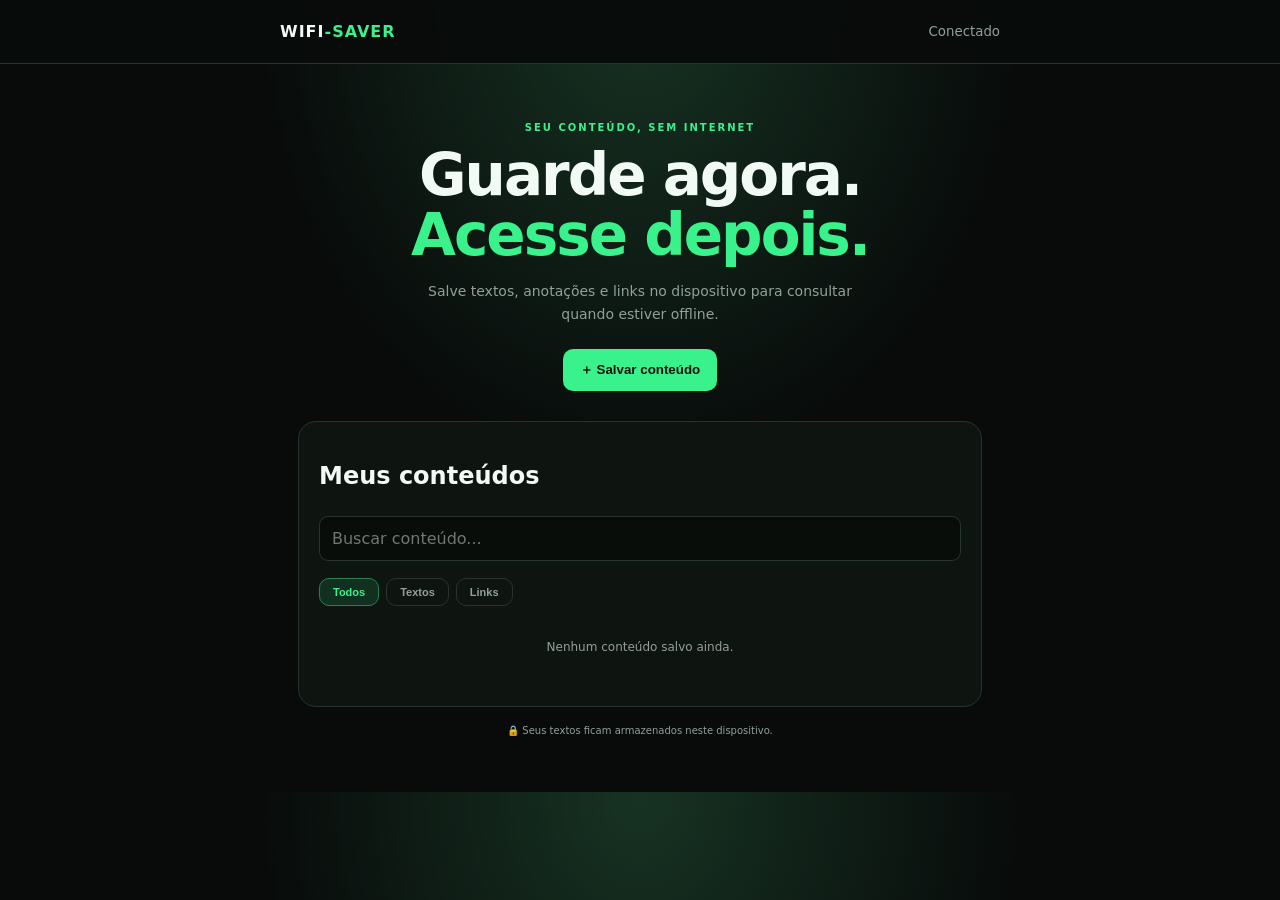
<file: index.html>
<!doctype html>
<html lang="pt-BR"><head><meta charset="utf-8"><meta name="viewport" content="width=device-width,initial-scale=1"><meta name="theme-color" content="#080b0a"><link rel="manifest" href="manifest.json"><link rel="stylesheet" href="styles.css"><title>WiFi-Saver</title></head>
<body><header><strong>WIFI<span>-SAVER</span></strong><small id="status">Verificando conexão...</small></header><main><section class="hero"><p>SEU CONTEÚDO, SEM INTERNET</p><h1>Guarde agora.<br><b>Acesse depois.</b></h1><p class="sub">Salve textos, anotações e links no dispositivo para consultar quando estiver offline.</p><button id="add">＋ Salvar conteúdo</button></section><section class="library"><h2>Meus conteúdos</h2><input id="search" placeholder="Buscar conteúdo..."><nav><button data-filter="all" class="active">Todos</button><button data-filter="text">Textos</button><button data-filter="link">Links</button></nav><div id="items"></div><p id="empty">Nenhum conteúdo salvo ainda.</p></section><footer>🔒 Seus textos ficam armazenados neste dispositivo.</footer></main><dialog id="editor"><form id="form"><h2>Novo conteúdo</h2><label>Título<input id="title" required></label><label>Tipo<select id="type"><option value="text">Texto</option><option value="link">Link</option></select></label><label id="textlabel">Conteúdo<textarea id="content" rows="6"></textarea></label><label id="urllabel" hidden>Endereço<input id="url" type="url" placeholder="https://..."></label><p class="hint">Textos ficam disponíveis offline. Links são favoritos e precisam de internet para abrir.</p><button type="submit">Salvar</button><button type="button" id="close" class="secondary">Cancelar</button></form></dialog><script src="app.js"></script></body></html>
</file>
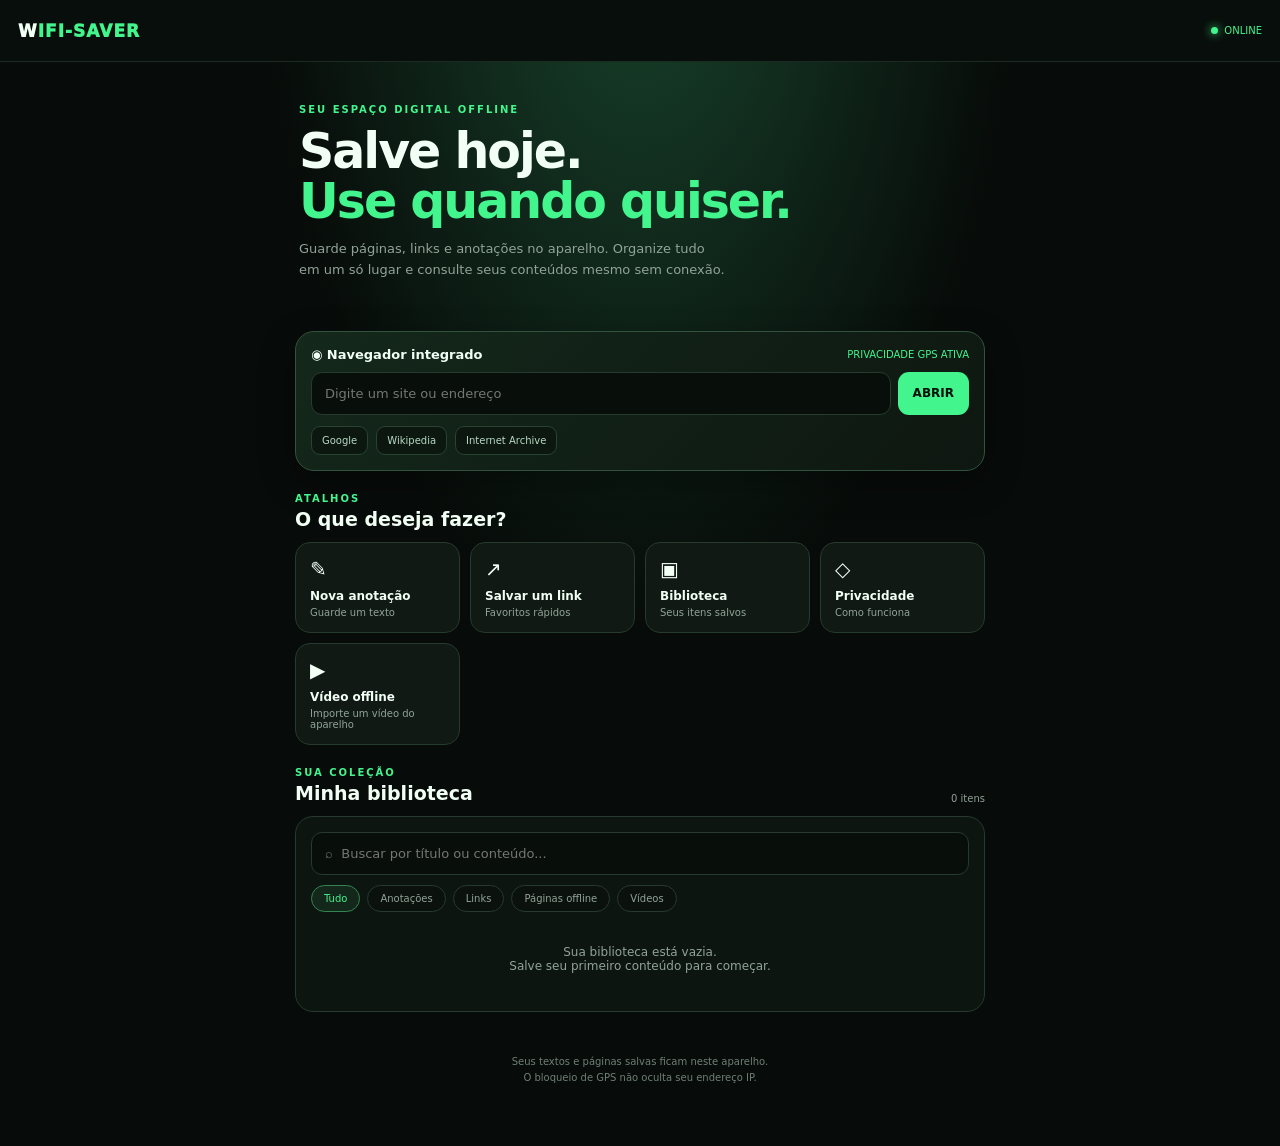
<file: android/app/src/main/assets/www/index.html>
<!doctype html>
<html lang="pt-BR"><head><meta charset="utf-8"><meta name="viewport" content="width=device-width,initial-scale=1,maximum-scale=1,user-scalable=no"><meta name="theme-color" content="#070b09"><title>WiFi-Saver</title>
<style>
:root{--bg:#070b09;--panel:#101914;--panel2:#14221a;--line:#263a2d;--green:#42f58d;--green2:#1bbd68;--muted:#91a397;--white:#f1fff5}
*{box-sizing:border-box}body{margin:0;background:radial-gradient(ellipse at 50% -10%,#19452d 0,transparent 42%),var(--bg);color:var(--white);font-family:Inter,system-ui,Arial,sans-serif;min-height:100vh}button,input,textarea,select{font:inherit}button{cursor:pointer}.top{height:62px;padding:0 18px;display:flex;align-items:center;justify-content:space-between;border-bottom:1px solid #1c2b21;background:#080e0b;position:sticky;top:0;z-index:3}.brand{font-weight:950;letter-spacing:1px;font-size:17px}.brand span{color:var(--green)}.net{font-size:10px;color:var(--green);display:flex;align-items:center;gap:6px}.dot{width:7px;height:7px;border-radius:50%;background:var(--green);box-shadow:0 0 10px var(--green)}main{max-width:720px;margin:auto;padding:20px 15px 40px}.welcome{padding:22px 4px 20px}.tag{font-size:10px;letter-spacing:2px;font-weight:900;color:var(--green)}h1{font-size:clamp(34px,9vw,49px);letter-spacing:-2px;line-height:1.02;margin:12px 0}.welcome h1 span{color:var(--green)}.desc{font-size:13px;color:var(--muted);line-height:1.6;max-width:430px;margin:12px 0 18px}.browserCard{background:linear-gradient(135deg,#14281b,#0e1711);border:1px solid #31523c;border-radius:19px;padding:15px;margin:12px 0 22px;box-shadow:0 12px 36px #0005}.browserHead{display:flex;align-items:center;justify-content:space-between;margin-bottom:10px}.browserHead strong{font-size:13px}.browserHead small{font-size:10px;color:var(--green)}.urlrow{display:flex;gap:7px}.urlrow input{min-width:0;flex:1}.field,input,textarea,select{background:#080f0b;border:1px solid var(--line);border-radius:11px;color:var(--white);padding:13px;width:100%;outline:none;font-size:13px}.field:focus,input:focus,textarea:focus{border-color:var(--green)}.primary{background:var(--green);color:#041109;border:0;border-radius:11px;padding:12px 15px;font-weight:900;font-size:12px}.secondary{background:#14241a;color:var(--green);border:1px solid #31523c;border-radius:11px;padding:11px 14px;font-weight:800;font-size:12px}.quick{display:flex;gap:8px;flex-wrap:wrap;margin-top:11px}.quick button{font-size:10px;padding:8px 10px;border-radius:9px;background:#0c1710;border:1px solid #294232;color:#b8d8c3}.section{margin:22px 0}.sectionHead{display:flex;justify-content:space-between;align-items:end;margin-bottom:12px}.sectionHead h2{font-size:19px;margin:4px 0 0}.sectionHead small{color:var(--muted);font-size:10px}.actions{display:grid;grid-template-columns:1fr 1fr;gap:10px}.action{padding:14px;text-align:left;border:1px solid var(--line);border-radius:15px;background:var(--panel);color:var(--white)}.action .ico{font-size:20px;display:block;margin-bottom:8px}.action b{font-size:12px;display:block}.action small{font-size:10px;color:var(--muted);display:block;margin-top:4px}.library{background:#0d1510;border:1px solid var(--line);border-radius:18px;padding:15px}.search{margin:0 0 10px}.filters{display:flex;gap:7px;margin:0 0 10px;overflow:auto}.filters button{white-space:nowrap;border:1px solid var(--line);background:#0b120d;color:var(--muted);border-radius:20px;padding:7px 12px;font-size:10px}.filters button.active{color:var(--green);border-color:#348552;background:#13271a}.item{display:flex;align-items:center;gap:11px;padding:12px;border:1px solid #22352a;background:#111c15;border-radius:13px;margin:8px 0}.itemIcon{width:38px;height:38px;flex:none;border-radius:11px;background:#193323;display:grid;place-items:center;font-size:17px}.info{flex:1;min-width:0}.info strong{display:block;font-size:12px;overflow:hidden;text-overflow:ellipsis;white-space:nowrap}.info small{display:block;color:var(--muted);font-size:10px;margin-top:4px}.item button{background:#1b2b20;color:#ff9c9c;border:0;border-radius:9px;padding:8px 10px}.empty{text-align:center;padding:23px 10px;color:var(--muted);font-size:12px}.footer{text-align:center;color:#6f8175;font-size:10px;line-height:1.6;padding:20px 8px}dialog{width:calc(100% - 28px);max-width:450px;background:#0e1711;color:var(--white);border:1px solid #31523c;border-radius:18px;padding:18px}dialog::backdrop{background:#000c}.dlghead{display:flex;justify-content:space-between;align-items:center}.dlghead h2{font-size:18px}.x{background:transparent;color:white;border:0;font-size:24px;padding:2px 8px}label{display:block;color:#c3d2c7;font-size:11px;margin:12px 0}label input,label textarea,label select{margin-top:7px}.hint{font-size:10px;line-height:1.5;color:var(--muted)}#form>button{width:100%;margin-top:8px}pre{white-space:pre-wrap;overflow-wrap:anywhere;font:13px/1.6 system-ui;max-height:48vh;overflow:auto}#actions{margin-top:12px}#actions button{margin-right:6px}#toast{position:fixed;bottom:18px;left:50%;transform:translate(-50%,15px);opacity:0;pointer-events:none;background:#173522;border:1px solid #398552;padding:11px 15px;border-radius:12px;font-size:12px;z-index:9;transition:.2s;max-width:90%;text-align:center}#toast.show{opacity:1;transform:translate(-50%,0)}@media(min-width:560px){.actions{grid-template-columns:repeat(4,1fr)}}
</style></head><body>
<header class="top"><div class="brand">W<span>IFI-SAVER</span></div><div class="net"><i class="dot"></i><span id="netText">VERIFICANDO</span></div></header>
<main><section class="welcome"><div class="tag">SEU ESPAÇO DIGITAL OFFLINE</div><h1>Salve hoje.<br><span>Use quando quiser.</span></h1><p class="desc">Guarde páginas, links e anotações no aparelho. Organize tudo em um só lugar e consulte seus conteúdos mesmo sem conexão.</p></section>
<section class="browserCard"><div class="browserHead"><strong>◉ Navegador integrado</strong><small>PRIVACIDADE GPS ATIVA</small></div><div class="urlrow"><input id="browserUrl" class="field" inputmode="url" placeholder="Digite um site ou endereço"><button class="primary" id="goBrowser">ABRIR</button></div><div class="quick"><button data-site="https://www.google.com">Google</button><button data-site="https://www.wikipedia.org">Wikipedia</button><button data-site="https://www.archive.org">Internet Archive</button></div></section>
<section class="section"><div class="sectionHead"><div><div class="tag">ATALHOS</div><h2>O que deseja fazer?</h2></div></div><div class="actions"><button class="action" id="add"><span class="ico">✎</span><b>Nova anotação</b><small>Guarde um texto</small></button><button class="action" id="addLink"><span class="ico">↗</span><b>Salvar um link</b><small>Favoritos rápidos</small></button><button class="action" id="openSaved"><span class="ico">▣</span><b>Biblioteca</b><small>Seus itens salvos</small></button><button class="action" id="privacy"><span class="ico">◇</span><b>Privacidade</b><small>Como funciona</small></button><button class="action" id="addVideo"><span class="ico">▶</span><b>Vídeo offline</b><small>Importe um vídeo do aparelho</small></button></div></section>
<section class="section" id="librarySection"><div class="sectionHead"><div><div class="tag">SUA COLEÇÃO</div><h2>Minha biblioteca</h2></div><small id="count">0 itens</small></div><div class="library"><input id="search" class="search" placeholder="⌕  Buscar por título ou conteúdo..."><div class="filters"><button class="active" data-filter="all">Tudo</button><button data-filter="text">Anotações</button><button data-filter="link">Links</button><button data-filter="archive">Páginas offline</button><button data-filter="video">Vídeos</button></div><div id="items"></div><div id="empty" class="empty">Sua biblioteca está vazia.<br>Salve seu primeiro conteúdo para começar.</div></div></section>
<div class="footer">Seus textos e páginas salvas ficam neste aparelho.<br>O bloqueio de GPS não oculta seu endereço IP.</div></main>
<dialog id="editor"><form id="form"><div class="dlghead"><h2 id="formTitle">Novo conteúdo</h2><button type="button" id="close" class="x">×</button></div><label>Título<input id="title" maxlength="90" required placeholder="Ex.: Minha pesquisa"></label><label>Tipo<select id="type"><option value="text">Anotação / texto</option><option value="link">Link de site</option></select></label><label id="textLabel">Conteúdo<textarea id="content" rows="6" placeholder="Escreva ou cole seu texto..."></textarea></label><label id="urlLabel" hidden>Endereço<input id="url" type="url" placeholder="https://exemplo.com"></label><p class="hint">Anotações ficam disponíveis offline. Links são favoritos e precisam de internet para abrir. Para guardar uma página completa, abra-a no navegador e use “Salvar offline”.</p><button class="primary" type="submit">SALVAR NO APARELHO</button></form></dialog>
<dialog id="viewer"><div class="dlghead"><h2 id="vtitle"></h2><button id="vclose" class="x">×</button></div><pre id="vbody"></pre><div id="actions"></div></dialog><input id="videoFile" type="file" accept="video/*" hidden><dialog id="videoDlg"><div class="dlghead"><h2 id="videoTitle">Vídeo offline</h2><button id="videoClose" class="x">×</button></div><video id="videoPlayer" controls playsinline style="width:100%;max-height:55vh;background:#000;border-radius:12px"></video><p class="hint">Este vídeo está armazenado no aparelho.</p></dialog><dialog id="privacyDlg"><div class="dlghead"><h2>Privacidade</h2><button id="pclose" class="x">×</button></div><p class="hint">O WiFi-Saver não solicita permissão de localização GPS e bloqueia pedidos de geolocalização feitos por páginas no navegador integrado. Também nega pedidos de câmera e microfone.</p><p class="hint">Isso não torna a navegação anônima: sites ainda podem ver seu endereço IP e estimar uma região aproximada. O tráfego dos sites continua passando pela sua conexão normal.</p><button class="primary" id="pok">ENTENDI</button></dialog><div id="toast"></div>
<script>
const $=id=>document.getElementById(id);let db,filter="all",activeVideoUrl=null;
function toast(s){$("toast").textContent=s;$("toast").classList.add("show");setTimeout(()=>$("toast").classList.remove("show"),2300)}
function updateNet(){$("netText").textContent=navigator.onLine?"ONLINE":"OFFLINE";$("netText").style.color=navigator.onLine?"var(--green)":"#ffca70"}
window.addEventListener("online",updateNet);window.addEventListener("offline",updateNet);updateNet();
function openDB(){return new Promise((ok,no)=>{let r=indexedDB.open("wifi-saver",1);r.onupgradeneeded=()=>r.result.createObjectStore("items",{keyPath:"id",autoIncrement:true});r.onsuccess=()=>ok(r.result);r.onerror=()=>no(r.error)})}
function all(){return new Promise((ok,no)=>{let r=db.transaction("items").objectStore("items").getAll();r.onsuccess=()=>ok(r.result.sort((a,b)=>b.date-a.date));r.onerror=()=>no(r.error)})}
function save(x){return new Promise((ok,no)=>{let t=db.transaction("items","readwrite");t.objectStore("items").add(x);t.oncomplete=ok;t.onerror=()=>no(t.error)})}
function remove(id){return new Promise((ok,no)=>{let t=db.transaction("items","readwrite");t.objectStore("items").delete(id);t.oncomplete=ok;t.onerror=()=>no(t.error)})}
function esc(s){return String(s).replace(/[&<>"']/g,c=>({"&":"&amp;","<":"&lt;",">":"&gt;",'"':"&quot;","'":"&#39;"}[c]))}
function validUrl(s){try{let u=new URL(s.includes("://")?s:"https://"+s);return ["http:","https:"].includes(u.protocol)?u.href:null}catch{return null}}
function browse(s){let u=validUrl(s);if(!u)return toast("Digite um endereço válido.");if(!navigator.onLine)return toast("Você está offline. Abra uma página salva.");if(window.Android&&Android.openBrowser)Android.openBrowser(u);else toast("O navegador integrado funciona no APK Android.")}
$("goBrowser").onclick=() => browse($("browserUrl").value.trim());$("browserUrl").addEventListener("keydown",e=>{if(e.key==="Enter")browse(e.target.value.trim())});
document.querySelectorAll("[data-site]").forEach(b=>b.onclick=()=>browse(b.dataset.site));
function showEditor(type){$("form").reset();$("type").value=type||"text";$("type").dispatchEvent(new Event("change"));$("formTitle").textContent=type==="link"?"Salvar link":"Nova anotação";$("editor").showModal()}
$("add").onclick=()=>showEditor("text");$("addLink").onclick=()=>showEditor("link");$("openSaved").onclick=()=>$("librarySection").scrollIntoView({behavior:"smooth"});$("privacy").onclick=()=>$("privacyDlg").showModal();$("pclose").onclick=$("pok").onclick=()=>$("privacyDlg").close();
$("close").onclick=()=>$("editor").close();$("vclose").onclick=()=>$("viewer").close();
$("type").onchange=()=>{$("textLabel").hidden=$("type").value!=="text";$("urlLabel").hidden=$("type").value!=="link"};
$("form").onsubmit=async e=>{e.preventDefault();let type=$("type").value,x={type,title:$("title").value.trim(),date:Date.now()};if(type==="text"){x.content=$("content").value.trim();if(!x.content)return toast("Digite algum texto.")}else{x.url=validUrl($("url").value.trim());if(!x.url)return toast("Informe um link válido.")}await save(x);$("editor").close();render();toast("Conteúdo salvo no aparelho!")};
async function render(){if(!db)return;let a=await all(),q=$("search").value.toLowerCase(),v=a.filter(x=>(filter==="all"||x.type===filter)&&(x.title+" "+(x.content||x.url||"")).toLowerCase().includes(q));$("count").textContent=a.length+" itens";$("items").innerHTML=v.map(x=>'<div class="item"><div class="itemIcon">'+(x.type==="text"?"✎":x.type==="archive"?"▣":x.type==="video"?"▶":"↗")+'</div><div class="info" data-open="'+x.id+'"><strong>'+esc(x.title)+'</strong><small>'+(x.type==="text"?"ANOTAÇÃO":x.type==="archive"?"PÁGINA OFFLINE":x.type==="video"?"VÍDEO OFFLINE":"LINK FAVORITO")+'</small></div><button aria-label="Excluir" data-del="'+x.id+'">×</button></div>').join("");$("empty").hidden=v.length>0}
window.onArchiveSaved=async(name,title,url)=>{await save({type:"archive",title:title||"Página offline",url,archive:name,date:Date.now()});await render();toast("Página salva para leitura offline!")};
$("items").onclick=async e=>{let d=e.target.closest("[data-del]"),o=e.target.closest("[data-open]");if(d){if(confirm("Excluir este conteúdo?")){await remove(Number(d.dataset.del));render();toast("Excluído.")}}else if(o){let x=(await all()).find(z=>z.id===Number(o.dataset.open));$("vtitle").textContent=x.title;$("vbody").textContent=x.type==="text"?x.content:x.type==="archive"?"Página salva neste aparelho. Use o botão abaixo para abrir.":x.type==="video"?"Vídeo armazenado no aparelho.":x.url;$("actions").innerHTML=x.type==="link"?'<button class="primary" id="openLink">ABRIR SITE ↗</button>':x.type==="archive"?'<button class="primary" id="openArchive">LER OFFLINE</button>':x.type==="video"?'<button class="primary" id="playVideo">ASSISTIR ▶</button>':'<button class="secondary" id="copy">COPIAR TEXTO</button>';if(x.type==="link")$("openLink").onclick=()=>browse(x.url);else if(x.type==="archive")$("openArchive").onclick=()=>{if(window.Android&&Android.openArchive)Android.openArchive(x.archive)};else if(x.type==="video")$("playVideo").onclick=()=>playVideo(x);else $("copy").onclick=async()=>{try{await navigator.clipboard.writeText(x.content);toast("Texto copiado!")}catch{toast("Não foi possível copiar neste momento.")}};$("viewer").showModal()}};
function playVideo(x){if(activeVideoUrl)URL.revokeObjectURL(activeVideoUrl);activeVideoUrl=URL.createObjectURL(x.blob);$("videoTitle").textContent=x.title;$("videoPlayer").src=activeVideoUrl;$("videoDlg").showModal();$("videoPlayer").play().catch(()=>{});}
$("addVideo").onclick=()=>$("videoFile").click();$("videoFile").onchange=async e=>{let file=e.target.files&&e.target.files[0];if(!file)return;if(!file.type.startsWith("video/")){toast("Escolha um arquivo de vídeo.");return}if(file.size>250*1024*1024){toast("Limite atual: 250 MB por vídeo.");return}try{await save({type:"video",title:file.name.replace(/\.[^.]+$/,""),blob:file,mime:file.type,size:file.size,date:Date.now()});await render();toast("Vídeo guardado para assistir offline!")}catch(err){toast("Não há espaço disponível para guardar esse vídeo.")}e.target.value="";};$("videoClose").onclick=()=>{$("videoPlayer").pause();$("videoPlayer").removeAttribute("src");$("videoPlayer").load();if(activeVideoUrl)URL.revokeObjectURL(activeVideoUrl);activeVideoUrl=null;$("videoDlg").close()};
document.querySelectorAll(".filters button").forEach(b=>b.onclick=()=>{document.querySelectorAll(".filters button").forEach(z=>z.classList.remove("active"));b.classList.add("active");filter=b.dataset.filter;render()});$("search").oninput=render;
(async()=>{try{db=await openDB();await render()}catch{toast("Não foi possível abrir o armazenamento local.")}})();
</script></body></html>
</file>
<file: styles.css>
:root{--g:#39f28b;--bg:#080b0a;--panel:#101713;--line:#26352c;--muted:#91a197;color-scheme:dark}*{box-sizing:border-box}body{margin:0;background:radial-gradient(ellipse at 50% 0,#173323,transparent 42%),var(--bg);color:#f2faf5;font-family:system-ui,Arial,sans-serif}header{height:64px;border-bottom:1px solid var(--line);display:flex;align-items:center;justify-content:space-between;padding:0 max(18px,calc((100% - 720px)/2));position:sticky;top:0;background:#080b0af2}header strong{letter-spacing:1px}header strong span,.hero b{color:var(--g)}header small{color:var(--muted)}main{max-width:720px;margin:auto;padding:38px 18px}.hero{text-align:center;padding:10px 0 30px}.hero>p:first-child{color:var(--g);font-size:10px;font-weight:800;letter-spacing:2px}.hero h1{font-size:clamp(38px,9vw,58px);line-height:1.04;margin:12px 0;letter-spacing:-2px}.sub{color:var(--muted);font-size:14px;line-height:1.7;max-width:440px;margin:14px auto 22px}button{cursor:pointer;border:0;border-radius:10px;background:var(--g);color:#06120b;font-weight:800;padding:12px 17px}.library{border:1px solid var(--line);border-radius:18px;background:#0e1410;padding:20px}input,textarea,select{width:100%;background:#080d0a;color:#fff;border:1px solid var(--line);border-radius:9px;padding:12px;font:inherit;margin:6px 0 12px}nav{display:flex;gap:7px;margin:5px 0 14px}nav button,.secondary{background:transparent;color:var(--muted);border:1px solid var(--line);padding:7px 13px;font-size:11px}nav button.active{background:#12301f;color:var(--g);border-color:#2b8050}.item{display:flex;align-items:center;gap:10px;border:1px solid var(--line);background:var(--panel);padding:12px;border-radius:10px;margin:8px 0}.info{flex:1;min-width:0;cursor:pointer}.info strong{display:block;overflow:hidden;text-overflow:ellipsis;white-space:nowrap;font-size:13px}.info small{color:var(--muted);font-size:10px}.item button{padding:7px 10px;background:#19251e;color:var(--g)}#empty{text-align:center;color:var(--muted);font-size:12px;padding:20px}footer{text-align:center;color:var(--muted);font-size:10px;margin:18px}dialog{width:min(440px,calc(100% - 24px));background:#0e1511;color:#fff;border:1px solid #2b4033;border-radius:16px;padding:20px}dialog::backdrop{background:#000b}label{display:block;font-size:12px;color:#bdc9c0;margin:10px 0}.hint{font-size:10px;color:var(--muted);line-height:1.6}@media(max-width:480px){main{padding:28px 13px}.library{padding:15px}}
</file>
